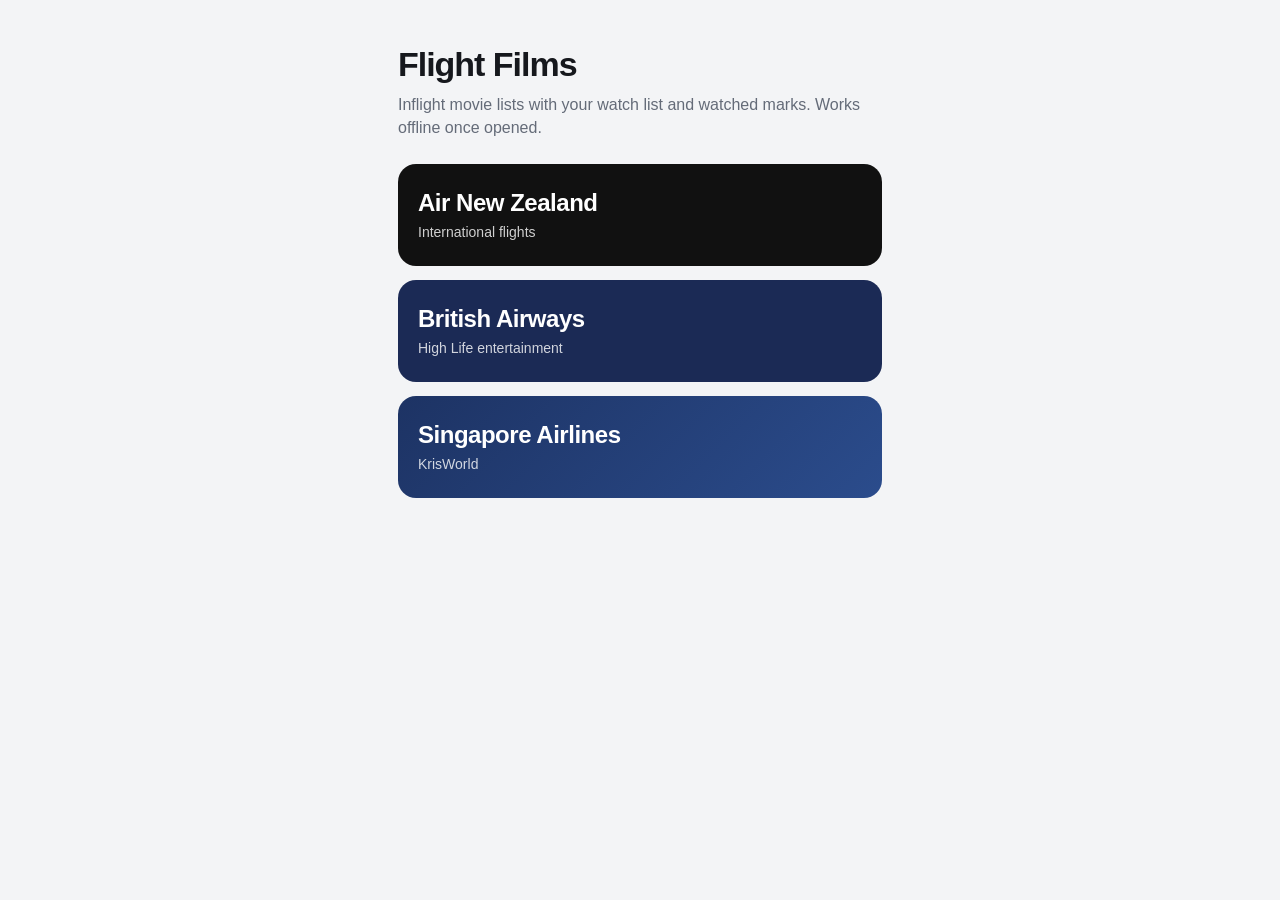
<file: index.html>
<!doctype html>
<html lang="en">
<head>
<meta charset="utf-8">
<meta name="viewport" content="width=device-width, initial-scale=1, viewport-fit=cover">
<meta name="apple-mobile-web-app-capable" content="yes">
<meta name="mobile-web-app-capable" content="yes">
<meta name="apple-mobile-web-app-status-bar-style" content="default">
<meta name="apple-mobile-web-app-title" content="Flight Films">
<meta name="theme-color" content="#1b2a55">
<title>Flight Films</title>
<link rel="manifest" href="manifest.webmanifest">
<link rel="apple-touch-icon" href="icon-180.png">
<link rel="stylesheet" href="styles.css">
</head>
<body>
<div class="home">
  <h1>Flight Films</h1>
  <p>Inflight movie lists with your watch list and watched marks. Works offline once opened.</p>
  <a class="airline nz" href="airnz.html"><strong>Air New Zealand</strong><span>International flights</span></a>
  <a class="airline ba" href="ba.html"><strong>British Airways</strong><span>High Life entertainment</span></a>
  <a class="airline sq" href="sq.html"><strong>Singapore Airlines</strong><span>KrisWorld</span></a>
</div>
<script>if("serviceWorker" in navigator){navigator.serviceWorker.register("sw.js").catch(function(){});}</script>
</body>
</html>
</file>
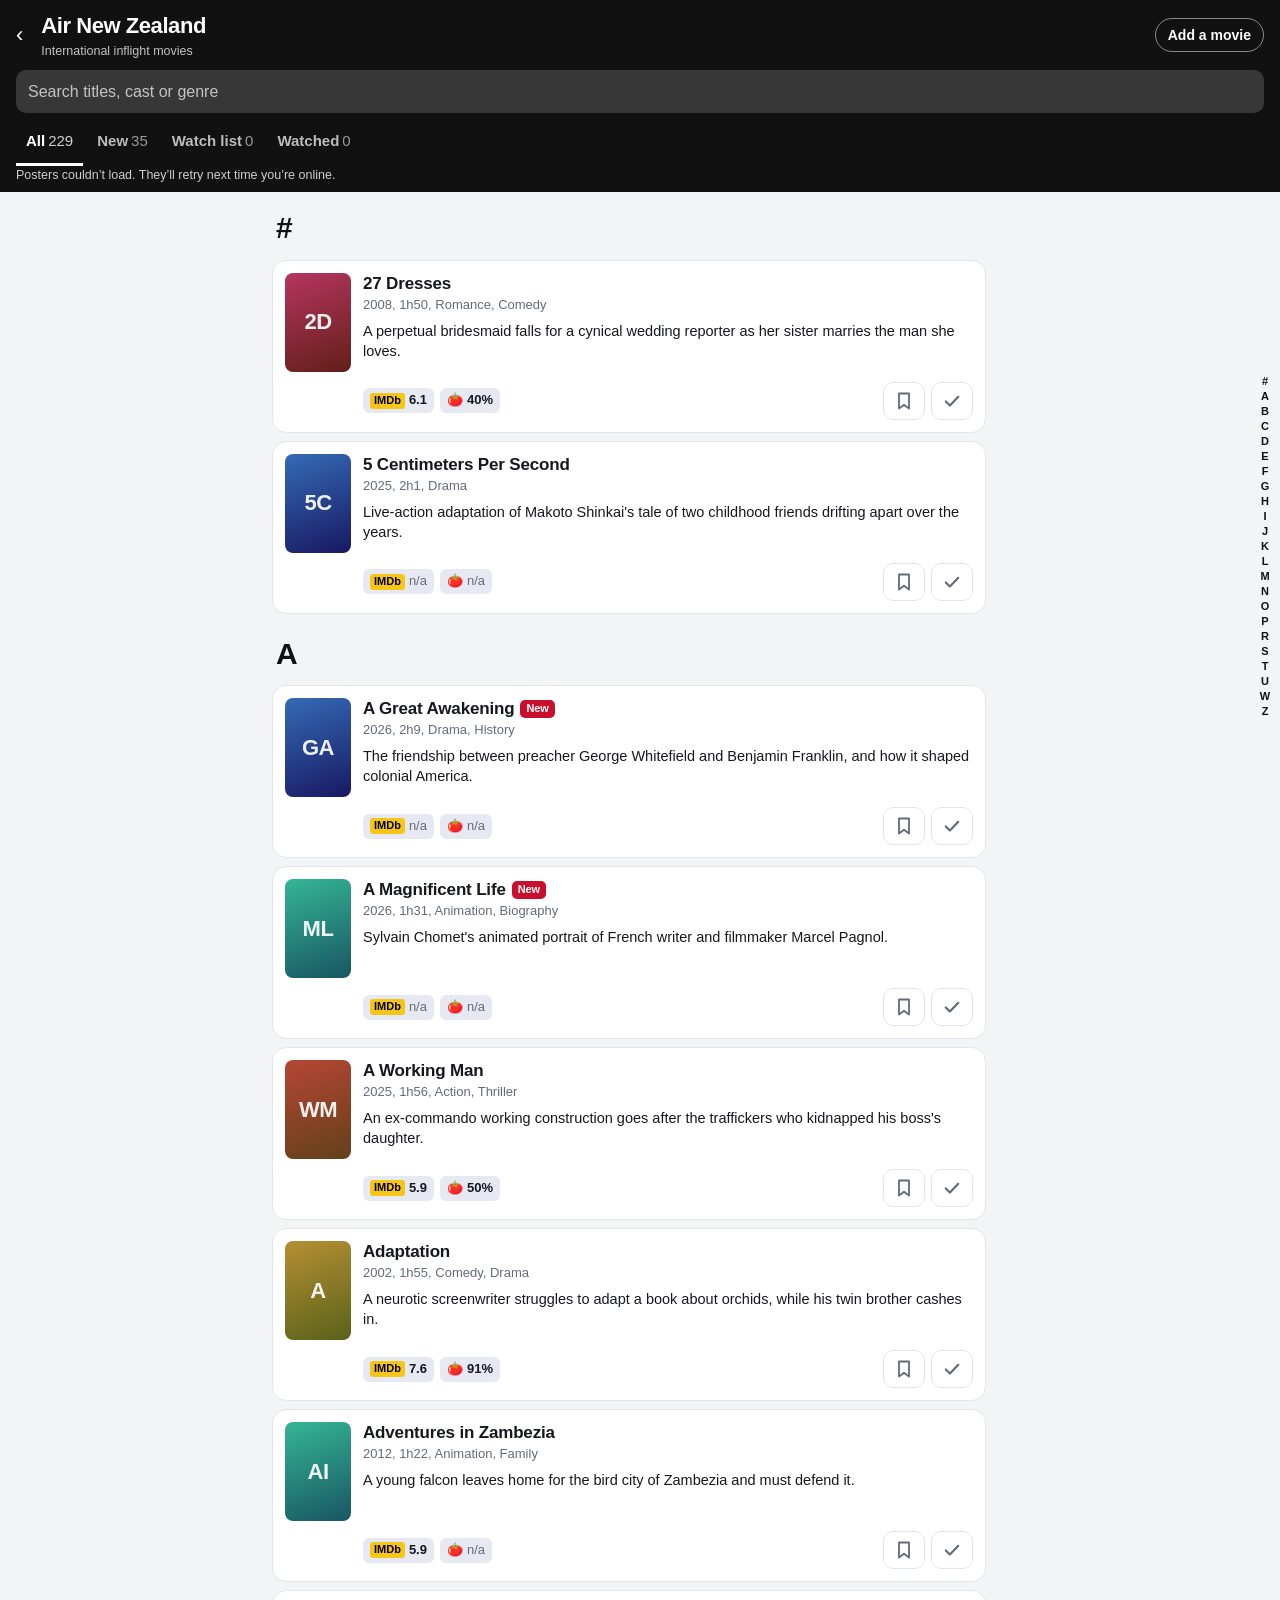
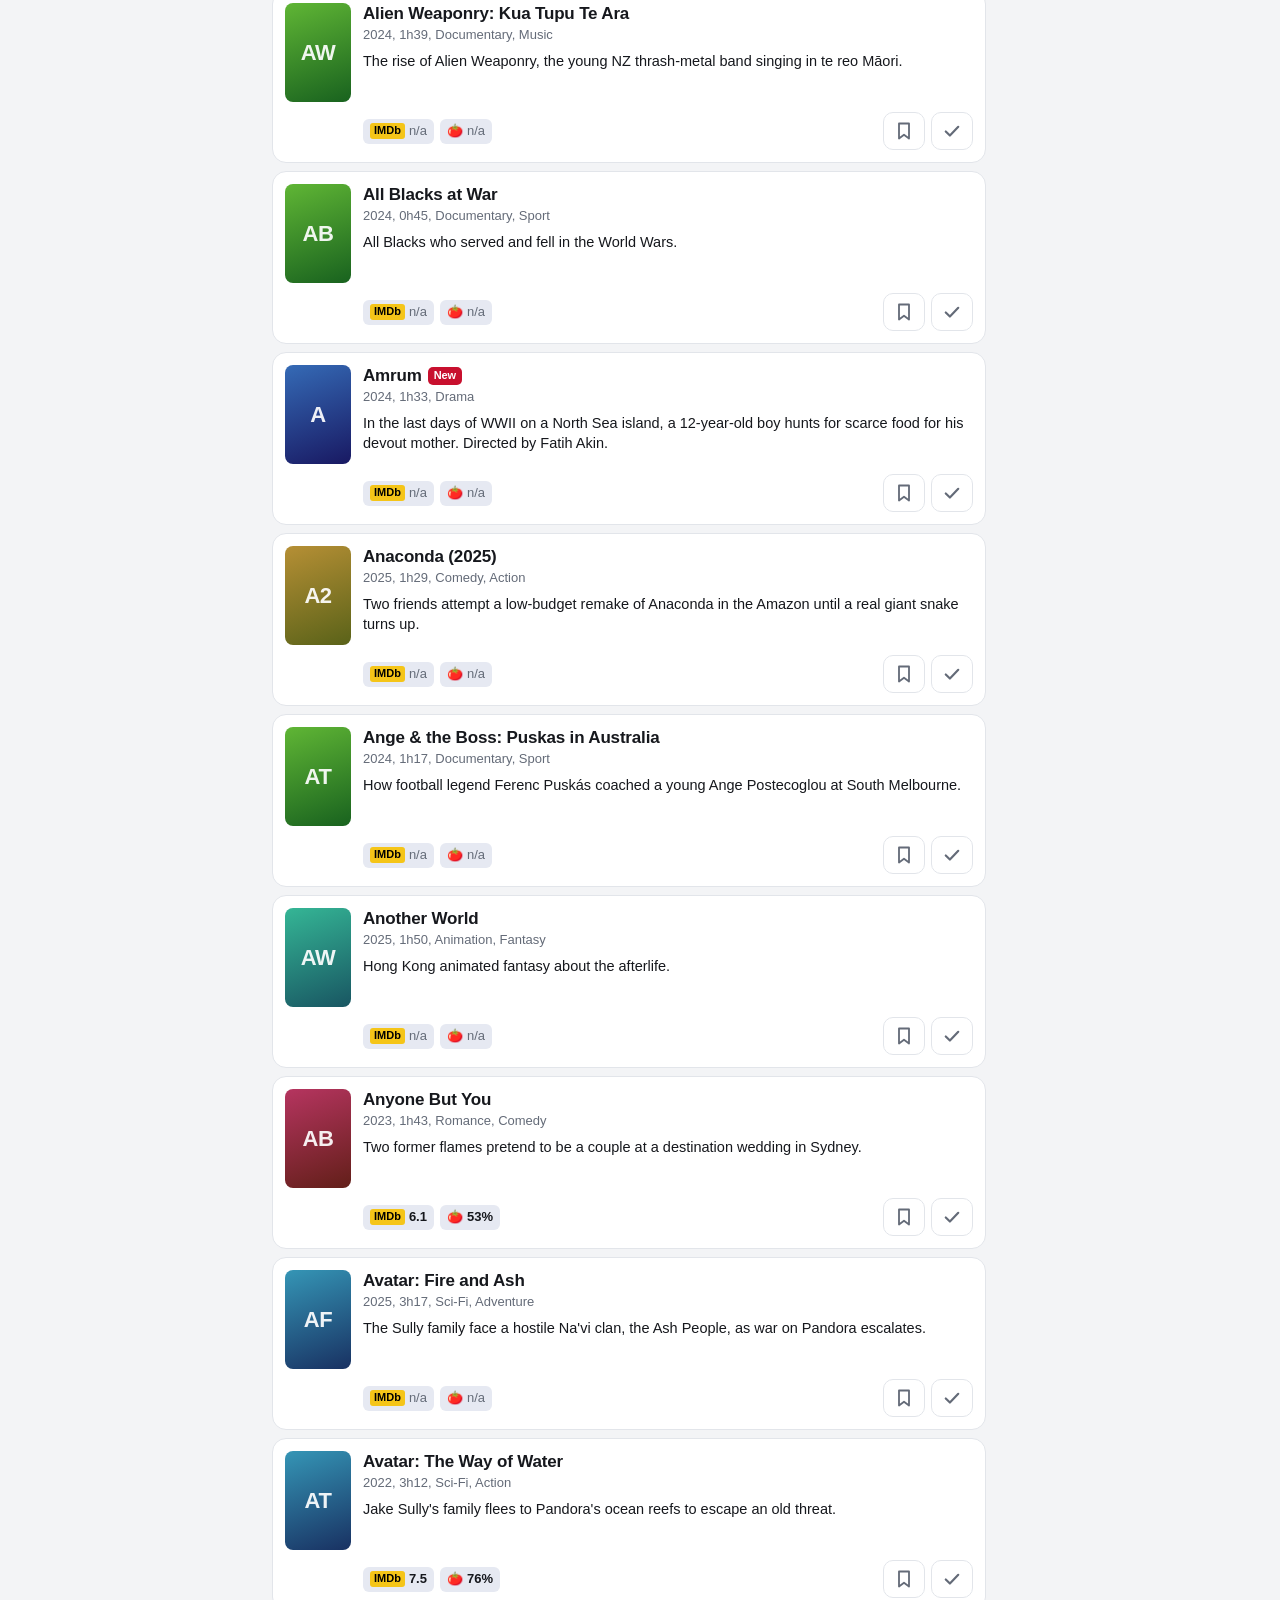
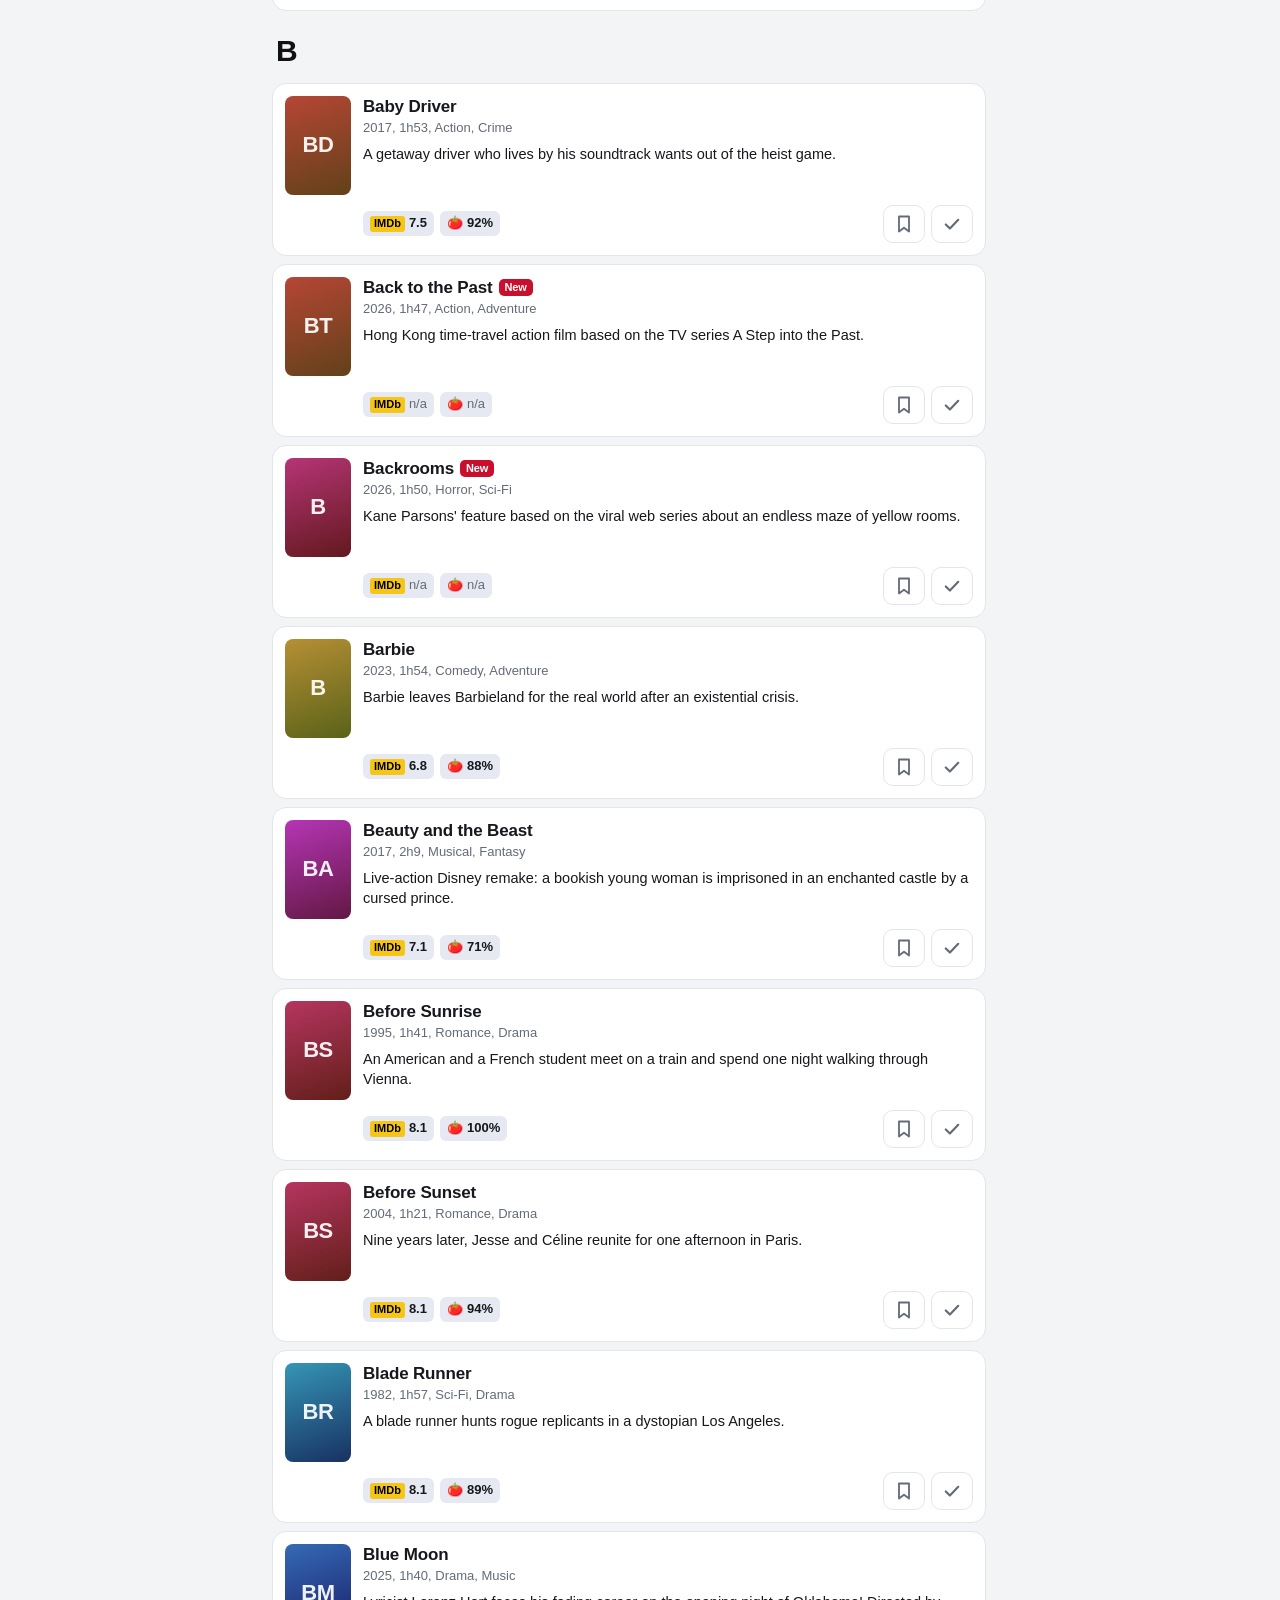
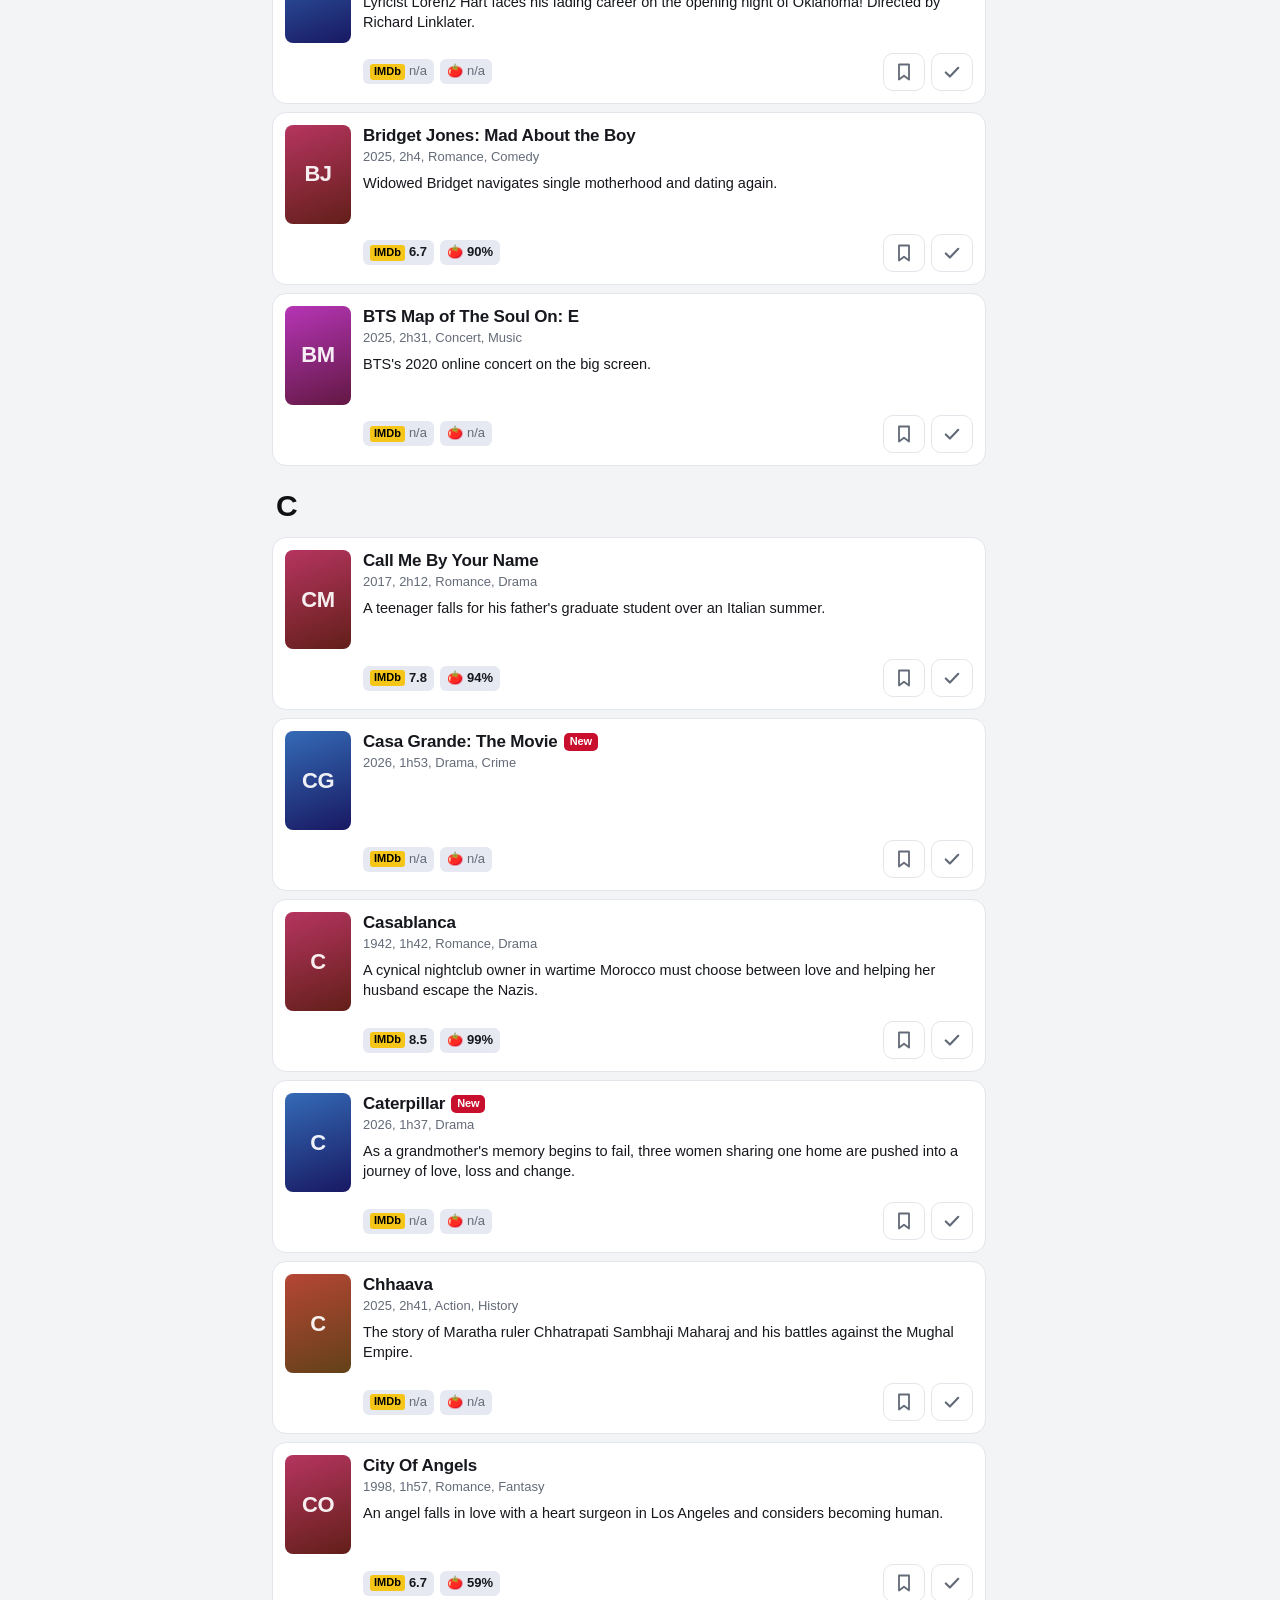
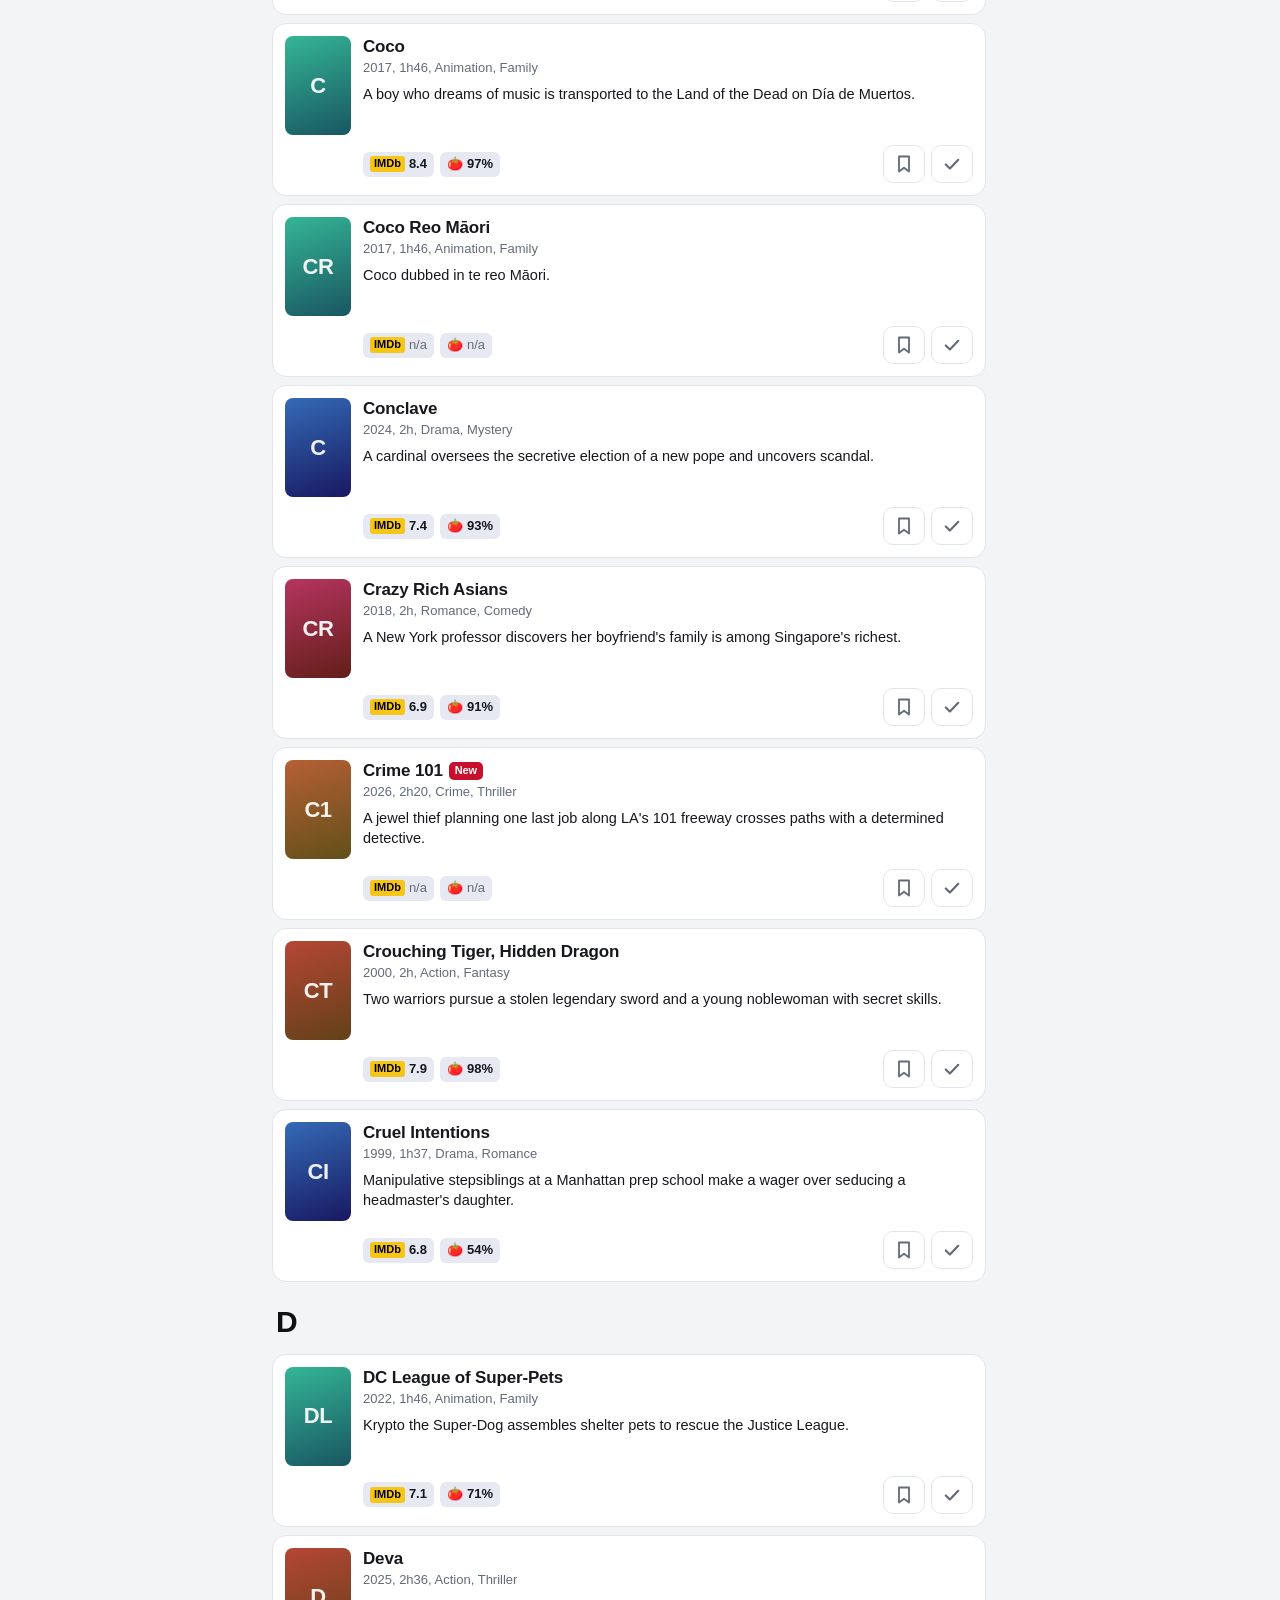
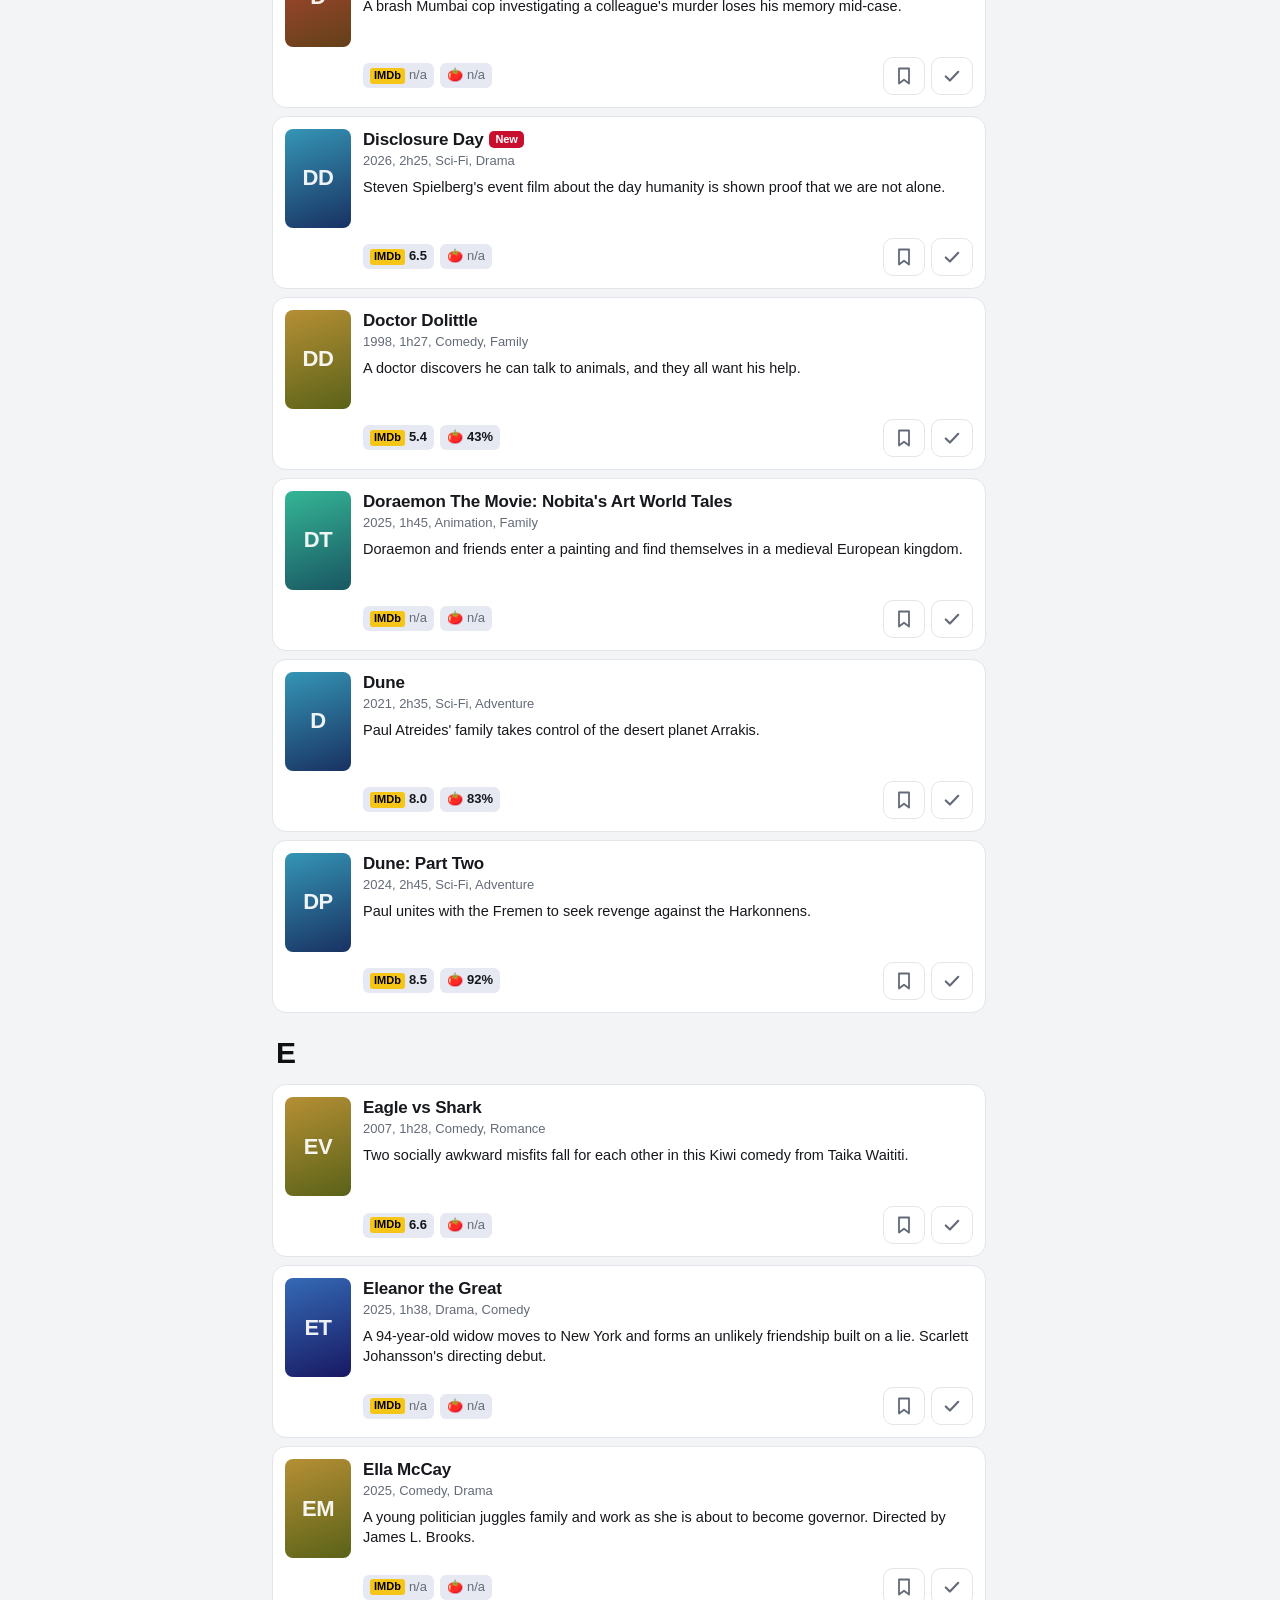
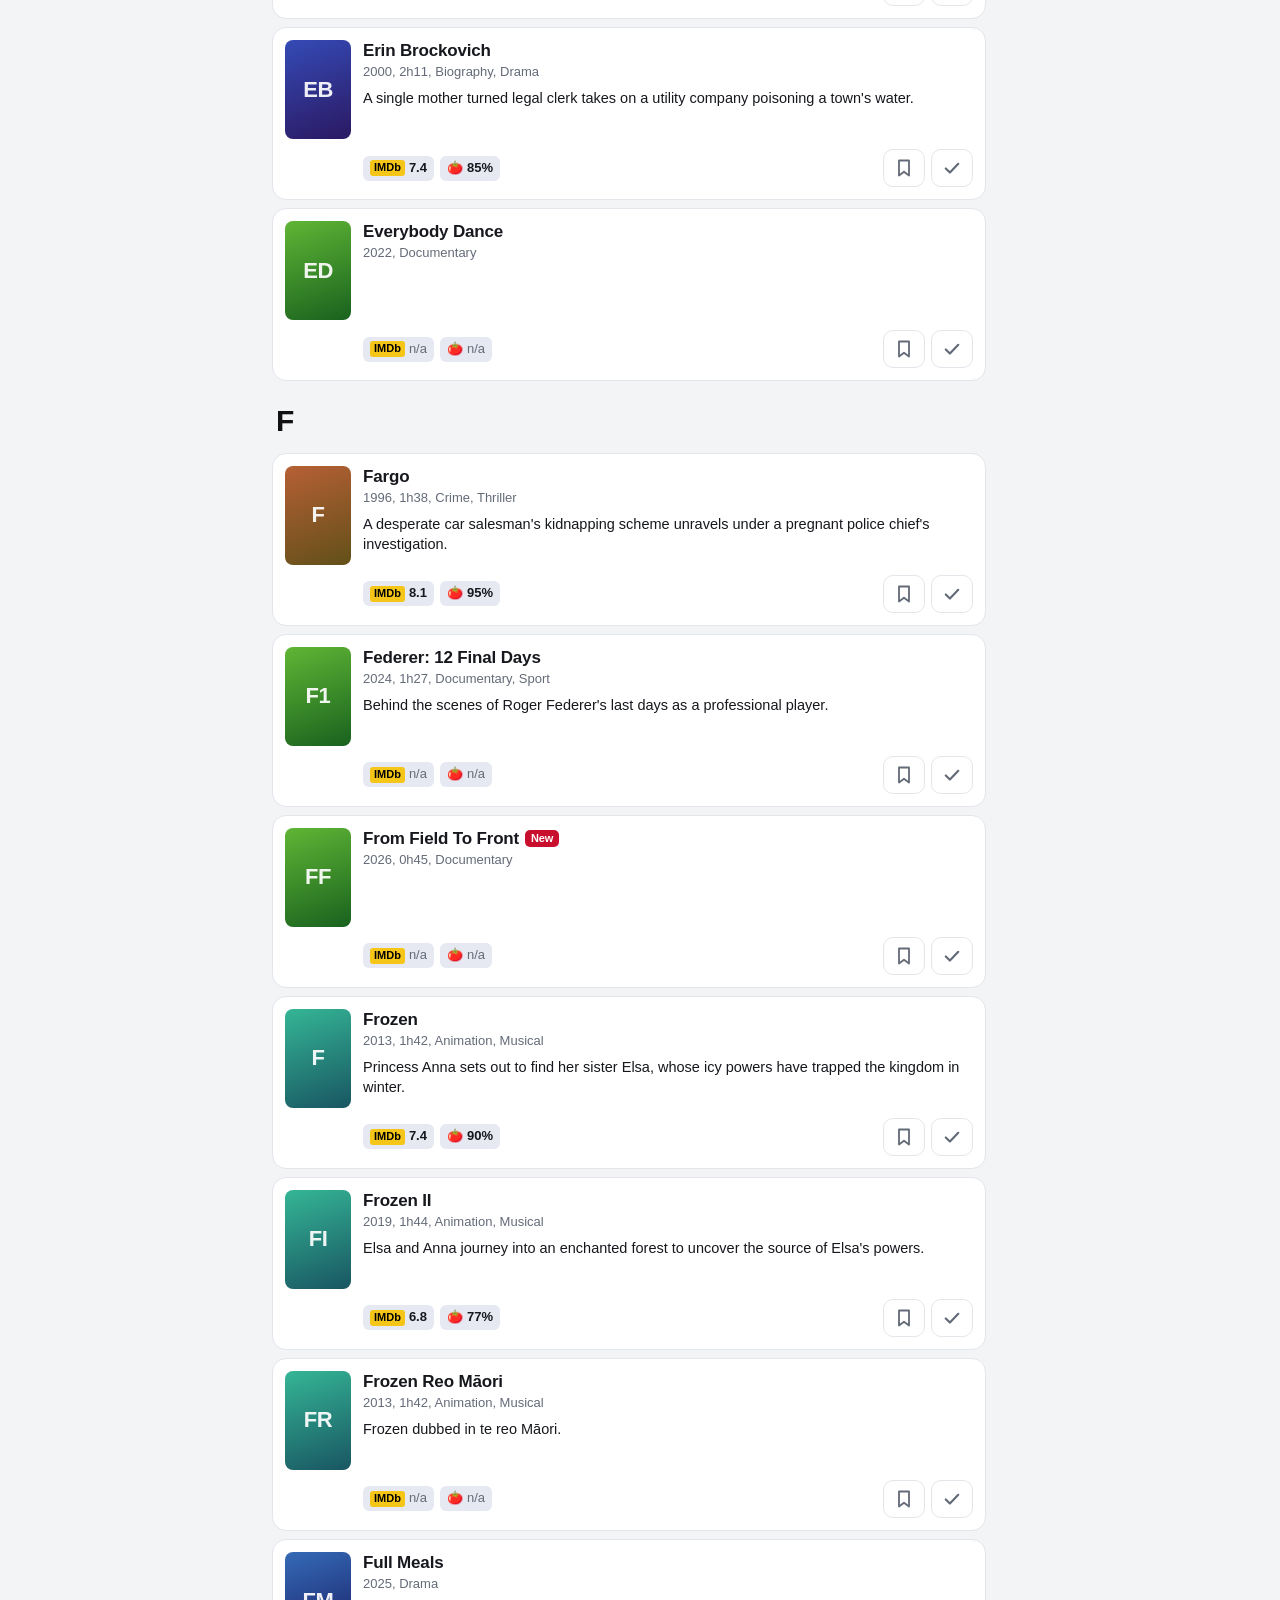
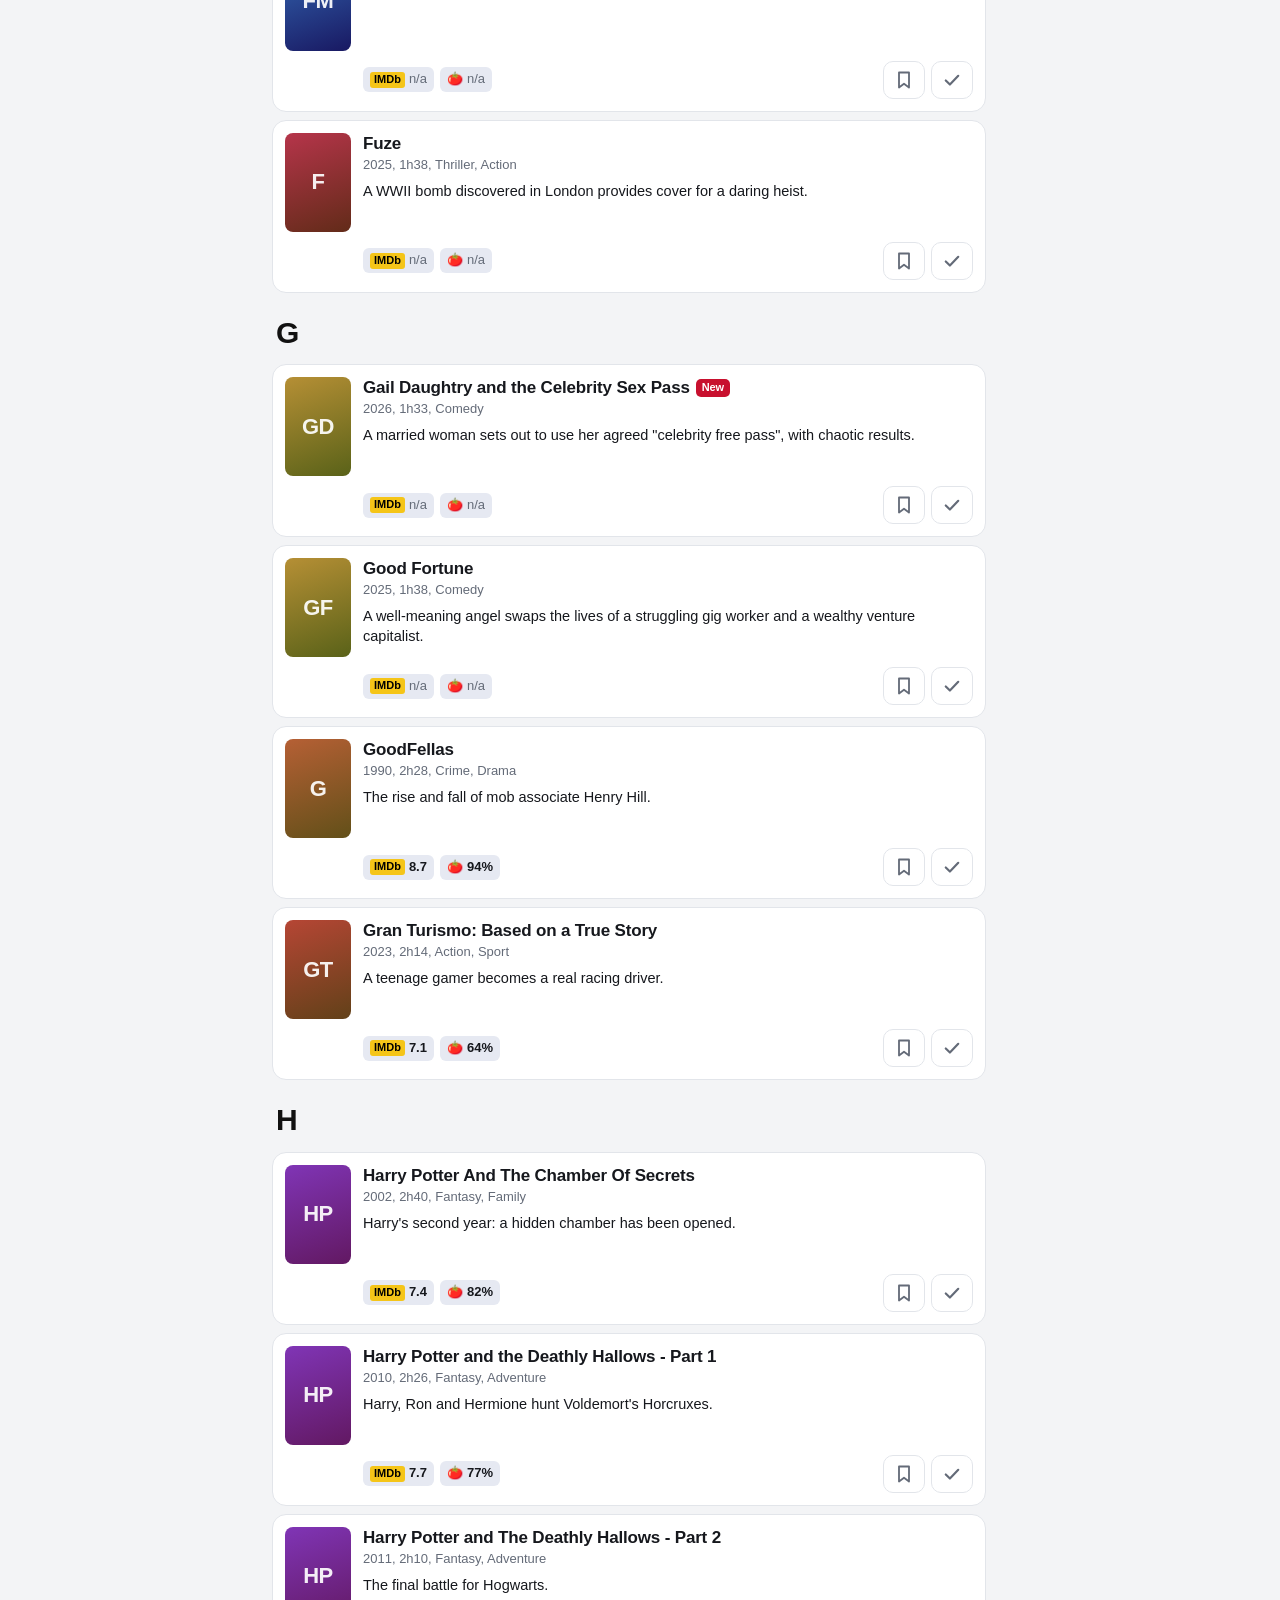
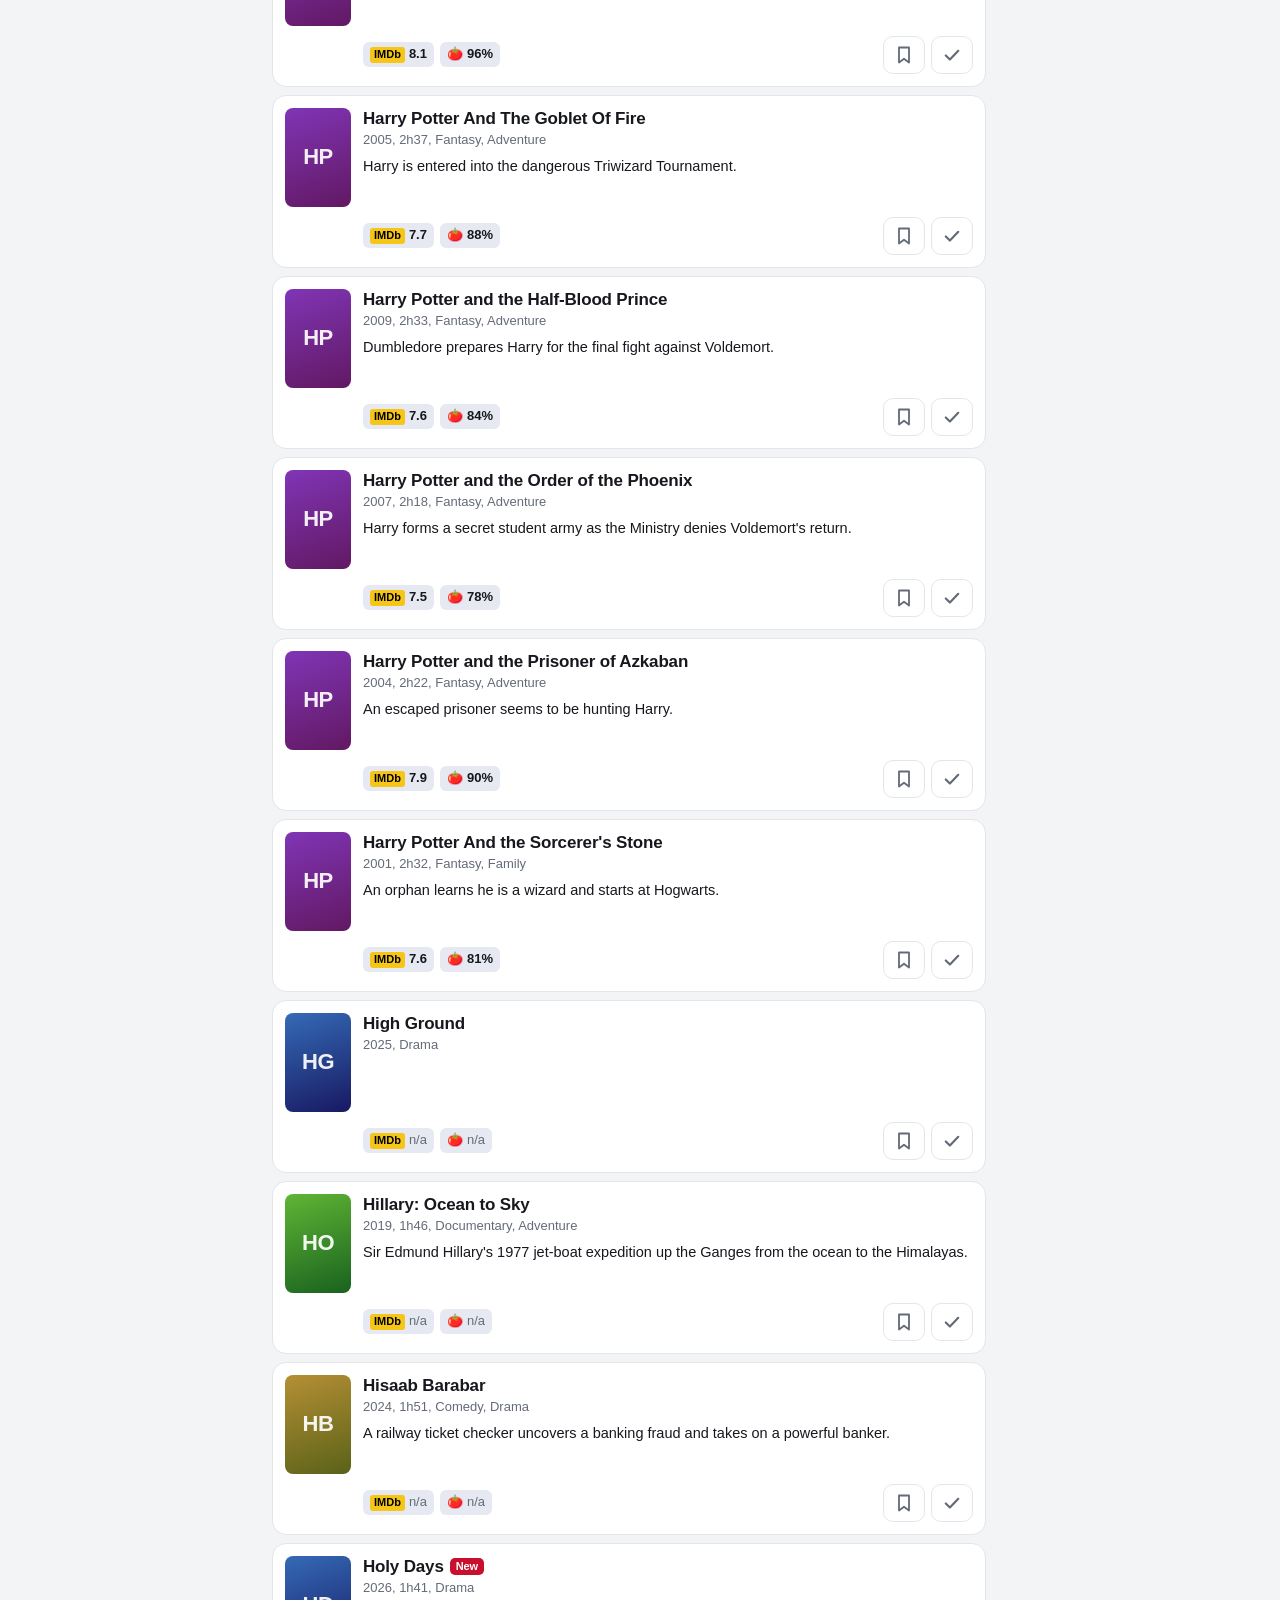
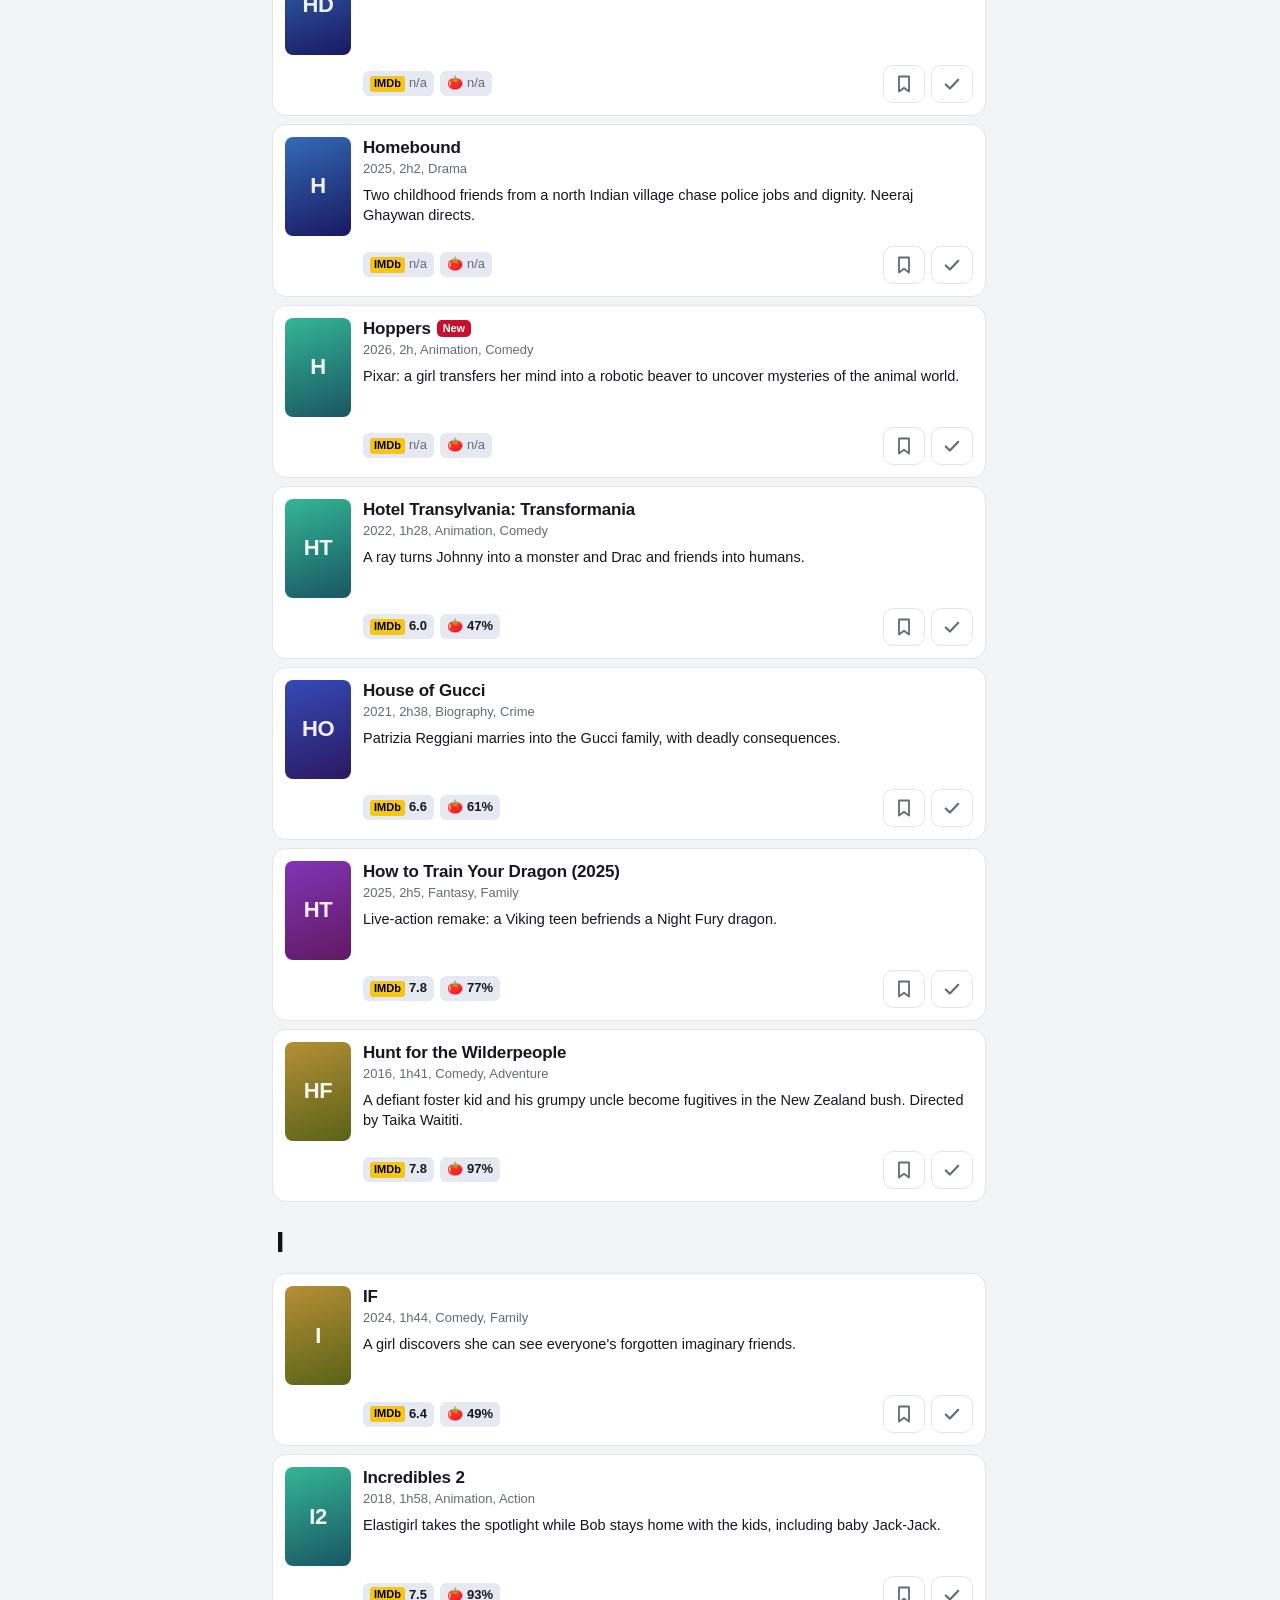
<file: airnz.html>
<!doctype html>
<html lang="en">
<head>
<meta charset="utf-8">
<meta name="viewport" content="width=device-width, initial-scale=1, viewport-fit=cover">
<meta name="apple-mobile-web-app-capable" content="yes">
<meta name="mobile-web-app-capable" content="yes">
<meta name="apple-mobile-web-app-status-bar-style" content="black-translucent">
<meta name="apple-mobile-web-app-title" content="Air NZ films">
<meta name="theme-color" content="#111111">
<title>Air New Zealand movies</title>
<link rel="manifest" href="manifest.webmanifest">
<link rel="apple-touch-icon" href="icon-180.png">
<link rel="stylesheet" href="styles.css">
<style>:root{--accent:#111111;}</style>
</head>
<body>
<header class="top">
  <div class="top-row">
    <a class="home-link" href="index.html" aria-label="All airlines">‹</a>
    <h1>Air New Zealand<small>International inflight movies</small></h1>
    <button class="add-btn" id="addBtn">Add a movie</button>
  </div>
  <input class="search" id="search" type="search" placeholder="Search titles, cast or genre" autocomplete="off" aria-label="Search films">
  <nav class="tabs" role="tablist">
    <button class="tab" role="tab" data-view="all" aria-selected="true">All<span class="count" id="c-all"></span></button>
    <button class="tab" role="tab" data-view="new" aria-selected="false">New<span class="count" id="c-new"></span></button>
    <button class="tab" role="tab" data-view="watch" aria-selected="false">Watch list<span class="count" id="c-watch"></span></button>
    <button class="tab" role="tab" data-view="seen" aria-selected="false">Watched<span class="count" id="c-seen"></span></button>
  </nav>
  <div class="poster-bar" id="posterBar" role="status" hidden></div>
</header>
<main>
  <div id="list"></div>
  <div class="posters">
    <button class="btn" id="posterBtn">Reload all posters</button>
    <p id="posterStatus" aria-live="polite"></p>
  </div>
  <p class="note">All 229 movies listed on airnewzealand.com in October 2026. “New” marks 2026 releases plus titles Air NZ is featuring this month. Ratings are approximate and blank where unknown; tap a film for links to the latest scores. Use “Add a movie” for anything else you spot on board.</p>
</main>
<div class="alpha" id="alpha" aria-hidden="true"></div>
<div class="alpha-pop" id="alphaPop" aria-hidden="true"></div>
<dialog id="addDlg">
  <form class="dlg" id="addForm">
    <h2>Add a movie</h2>
    <label for="f-title">Title</label><input id="f-title" name="title" required>
    <div class="row">
      <div><label for="f-year">Year</label><input id="f-year" name="year" inputmode="numeric"></div>
      <div><label for="f-genre">Genre</label><input id="f-genre" name="genre"></div>
    </div>
    <label for="f-desc">Description</label><textarea id="f-desc" name="desc"></textarea>
    <label for="f-cast">Cast</label><input id="f-cast" name="cast">
    <div class="row">
      <div><label for="f-imdb">IMDb rating</label><input id="f-imdb" name="imdb" inputmode="decimal" placeholder="7.2"></div>
      <div><label for="f-rt">Rotten Tomatoes %</label><input id="f-rt" name="rt" inputmode="numeric" placeholder="85"></div>
    </div>
    <label class="check"><input type="checkbox" name="isnew"> New release</label>
    <div class="btns"><button type="button" class="btn" id="addCancel">Cancel</button><button class="btn primary">Save movie</button></div>
  </form>
</dialog>
<script>window.AIRLINE={id:"airnz"};</script>
<script src="airnz-data.js"></script>
<script src="app.js"></script>
</body>
</html>
</file>
<file: styles.css>
:root {
  --bg: #f3f4f6;
  --surface: #ffffff;
  --ink: #16181d;
  --muted: #646b78;
  --line: #e2e5ea;
  --accent: #1b2a55;
  --accent-ink: #ffffff;
  --accent-soft: #e6e9f2;
  --imdb: #f5c518;
  --rt: #fa320a;
  --good: #1f8a4c;
  --good-soft: #e3f3e9;
  --new: #c8102e;
  color-scheme: light;
  box-sizing: border-box;
  padding-top: env(safe-area-inset-top, 0px);
  padding-bottom: env(safe-area-inset-bottom, 0px);
}
@media (prefers-color-scheme: dark) {
  :root {
    --bg: #0f1115;
    --surface: #1a1d23;
    --ink: #eef0f3;
    --muted: #9aa1ad;
    --line: #2a2e36;
    --accent-soft: #232a3d;
    --good: #4cc27c;
    --good-soft: #17301f;
    --new: #ff5a6e;
    color-scheme: dark;
  }
}
*, *::before, *::after { box-sizing: inherit; }
html { scroll-padding-top: calc(env(safe-area-inset-top, 0px) + 150px); -webkit-text-size-adjust: 100%; }
body {
  margin: 0;
  background: var(--bg);
  color: var(--ink);
  font: 16px/1.45 -apple-system, BlinkMacSystemFont, "SF Pro Text", "Segoe UI", Roboto, Helvetica, Arial, sans-serif;
  -webkit-tap-highlight-color: transparent;
}
button, input, textarea { font: inherit; color: inherit; }
button { cursor: pointer; }
:focus-visible { outline: 3px solid var(--accent); outline-offset: 2px; }

/* Header */
.top {
  position: sticky;
  top: env(safe-area-inset-top, 0px);
  z-index: 20;
  background: var(--accent);
  color: var(--accent-ink);
  padding: 10px 16px 0;
}
body::before {
  content: "";
  position: fixed;
  inset: 0 0 auto;
  height: env(safe-area-inset-top, 0px);
  z-index: 30;
  background: var(--accent);
}
.top-row { display: flex; align-items: center; gap: 10px; }
.home-link {
  color: inherit; text-decoration: none; font-size: 22px; line-height: 1;
  padding: 6px 8px 6px 0;
}
.top h1 { font-size: 22px; font-weight: 750; letter-spacing: -0.02em; margin: 0; flex: 1; }
.top h1 small { display: block; font-size: 12.5px; font-weight: 500; opacity: .75; letter-spacing: 0; }
.add-btn {
  border: 1.5px solid rgba(255,255,255,.5); background: transparent; color: inherit;
  border-radius: 999px; padding: 6px 12px; font-size: 14px; font-weight: 600;
}
.search {
  margin: 10px 0 8px; width: 100%; border: 0; border-radius: 10px;
  padding: 10px 12px; background: rgba(255,255,255,.16); color: inherit; font-size: 16px;
}
.search::placeholder { color: rgba(255,255,255,.7); }
.tabs { display: flex; gap: 4px; overflow-x: auto; scrollbar-width: none; }
.tabs::-webkit-scrollbar { display: none; }
.tab {
  flex: none; border: 0; background: transparent; color: inherit; opacity: .72;
  padding: 9px 10px 11px; font-size: 15px; font-weight: 600; border-bottom: 3px solid transparent;
}
.tab[aria-selected="true"] { opacity: 1; border-bottom-color: var(--accent-ink); }
.tab .count { font-weight: 500; opacity: .8; margin-left: 3px; }

/* List */
main { padding: 4px 34px 32px 12px; max-width: 760px; margin: 0 auto; }
.letter {
  position: sticky;
  top: calc(env(safe-area-inset-top, 0px) + var(--head, 150px));
  z-index: 5;
  background: var(--bg);
  font-size: 30px; font-weight: 800; letter-spacing: -0.03em;
  color: var(--accent); padding: 10px 4px 2px; margin: 0;
}
@media (prefers-color-scheme: dark) { .letter { color: var(--ink); } }
.film {
  background: var(--surface);
  border-radius: 14px;
  margin: 8px 0;
  overflow: hidden;
  border: 1px solid var(--line);
}
.film.is-watched .film-body, .film.is-watched .ratings { opacity: .6; }
.film-body {
  display: flex; gap: 12px; align-items: flex-start; width: 100%;
  border: 0; background: none; text-align: left; padding: 12px 12px 4px;
}
.thumb {
  position: relative; flex: none; width: 66px; aspect-ratio: 2 / 3; border-radius: 8px; overflow: hidden;
  background: linear-gradient(160deg, hsl(var(--h) 55% 46%), hsl(calc(var(--h) + 25) 60% 24%));
  display: grid; place-items: center; color: rgba(255,255,255,.92);
  font-size: 22px; font-weight: 800; letter-spacing: -0.02em;
}
.thumb img { position: absolute; inset: 0; width: 100%; height: 100%; object-fit: cover; }
.film-text { flex: 1; min-width: 0; }
.film-title { font-size: 17px; font-weight: 650; letter-spacing: -0.01em; line-height: 1.25; }
.badge-new {
  display: inline-block; vertical-align: 2px; margin-left: 6px;
  font-size: 11px; font-weight: 750; color: #fff; background: var(--new);
  padding: 2px 6px; border-radius: 5px;
}
.meta { color: var(--muted); font-size: 13px; margin-top: 2px; }
.desc { margin: 6px 0 0; font-size: 14.5px; line-height: 1.4; color: var(--ink); }
.film-foot { display: flex; align-items: center; justify-content: space-between; gap: 8px; padding: 6px 12px 12px 90px; }
.ratings { display: flex; gap: 6px; flex-wrap: wrap; }
.r {
  display: inline-flex; align-items: center; gap: 4px;
  font-size: 13px; font-weight: 650; padding: 3px 7px; border-radius: 6px;
  background: var(--accent-soft);
}
.r-imdb b { background: var(--imdb); color: #000; padding: 0 4px; border-radius: 3px; font-size: 11px; font-weight: 800; }
.r-rt b { color: var(--rt); font-size: 13px; }
.r.na { color: var(--muted); font-weight: 500; }
.actions { display: flex; gap: 6px; flex: none; }
.act {
  width: 42px; height: 38px; border-radius: 10px; border: 1.5px solid var(--line);
  background: transparent; display: grid; place-items: center; color: var(--muted);
}
.act svg { width: 20px; height: 20px; }
.act[aria-pressed="true"].watch { background: var(--accent); border-color: var(--accent); color: #fff; }
.act[aria-pressed="true"].seen { background: var(--good); border-color: var(--good); color: #fff; }
@media (prefers-color-scheme: dark) {
  .act[aria-pressed="true"].watch { background: #3b5bdb; border-color: #3b5bdb; }
}
.details { padding: 0 14px 14px 90px; display: none; }
.film.open .details { display: block; }
.details p { margin: 0; max-width: 62ch; }
.details .cast { color: var(--muted); font-size: 14px; }
.details .cast strong { color: var(--ink); font-weight: 600; }
.links { display: flex; gap: 8px; margin-top: 10px; flex-wrap: wrap; }
.links a, .links button {
  font-size: 14px; font-weight: 600; color: var(--accent); text-decoration: none;
  border: 1.5px solid var(--line); border-radius: 999px; padding: 6px 12px; background: transparent;
}
@media (prefers-color-scheme: dark) { .links a, .links button { color: var(--ink); } }
.links .danger { color: var(--new); }
.posters { text-align: center; padding: 20px 12px 0; }
.posters .btn { font-size: 15px; }
.posters p { color: var(--muted); font-size: 13px; margin: 8px 0 0; }
.empty { text-align: center; color: var(--muted); padding: 48px 20px; }
.note { color: var(--muted); font-size: 13px; text-align: center; padding: 16px 12px 0; max-width: 60ch; margin: 0 auto; }

/* Alphabet scrubber */
.alpha {
  position: fixed; right: 2px; z-index: 15;
  top: calc(env(safe-area-inset-top, 0px) + var(--head, 150px) + 8px);
  bottom: calc(env(safe-area-inset-bottom, 0px) + 8px);
  display: flex; flex-direction: column; justify-content: center;
  width: 26px; touch-action: none; user-select: none; -webkit-user-select: none;
}
.alpha span {
  display: block; text-align: center; font-size: 11px; font-weight: 700;
  color: var(--accent); line-height: 1; padding: 2px 0; flex: 0 1 auto;
}
@media (prefers-color-scheme: dark) { .alpha span { color: var(--muted); } }
.alpha-pop {
  position: fixed; left: 50%; top: 45%; transform: translate(-50%, -50%);
  width: 84px; height: 84px; border-radius: 20px; background: var(--accent); color: #fff;
  font-size: 44px; font-weight: 800; display: grid; place-items: center;
  z-index: 40; pointer-events: none; opacity: 0; transition: opacity .15s;
}
.alpha-pop.show { opacity: .92; }

/* Add dialog */
dialog {
  border: 0; border-radius: 18px; padding: 0; width: min(94vw, 480px);
  background: var(--surface); color: var(--ink);
}
dialog::backdrop { background: rgba(0,0,0,.45); }
.dlg { padding: 18px; }
.dlg h2 { margin: 0 0 12px; font-size: 20px; }
.dlg label { display: block; font-size: 14px; font-weight: 600; margin: 10px 0 4px; }
.dlg input, .dlg textarea {
  width: 100%; border: 1.5px solid var(--line); border-radius: 10px; padding: 9px 10px;
  background: var(--bg); font-size: 16px;
}
.dlg textarea { min-height: 70px; resize: vertical; }
.dlg .row { display: flex; gap: 10px; }
.dlg .row > div { flex: 1; }
.dlg .check { display: flex; align-items: center; gap: 8px; font-weight: 500; margin-top: 12px; }
.dlg .check input { width: auto; }
.dlg .btns { display: flex; justify-content: flex-end; gap: 8px; margin-top: 16px; }
.btn { border: 0; border-radius: 10px; padding: 10px 16px; font-weight: 650; background: var(--accent-soft); }
.btn.primary { background: var(--accent); color: #fff; }

/* Home page */
.home { max-width: 520px; margin: 0 auto; padding: 32px 18px; }
.home h1 { font-size: 34px; letter-spacing: -0.03em; margin: 8px 0 4px; }
.home p { color: var(--muted); margin: 0 0 24px; }
.airline {
  display: block; text-decoration: none; color: #fff; border-radius: 18px;
  padding: 22px 20px; margin-bottom: 14px; position: relative;
}
.airline strong { display: block; font-size: 24px; letter-spacing: -0.02em; }
.airline span { opacity: .8; font-size: 14px; }
.airline.nz { background: #111; }
.airline.ba { background: #1b2a55; }
.airline.sq { background: #1d3364; background: linear-gradient(135deg, #1d3364, #2b4c8c); }
@media (prefers-reduced-motion: reduce) { * { transition: none !important; } }
.poster-bar { font-size: 12.5px; opacity: .8; padding: 0 0 8px; }
.poster-bar[hidden] { display: none; }
.badge-leave {
  display: inline-block; vertical-align: 2px; margin-left: 6px;
  font-size: 11px; font-weight: 700; color: var(--muted); border: 1px solid var(--line);
  padding: 1px 6px; border-radius: 5px;
}
</file>
